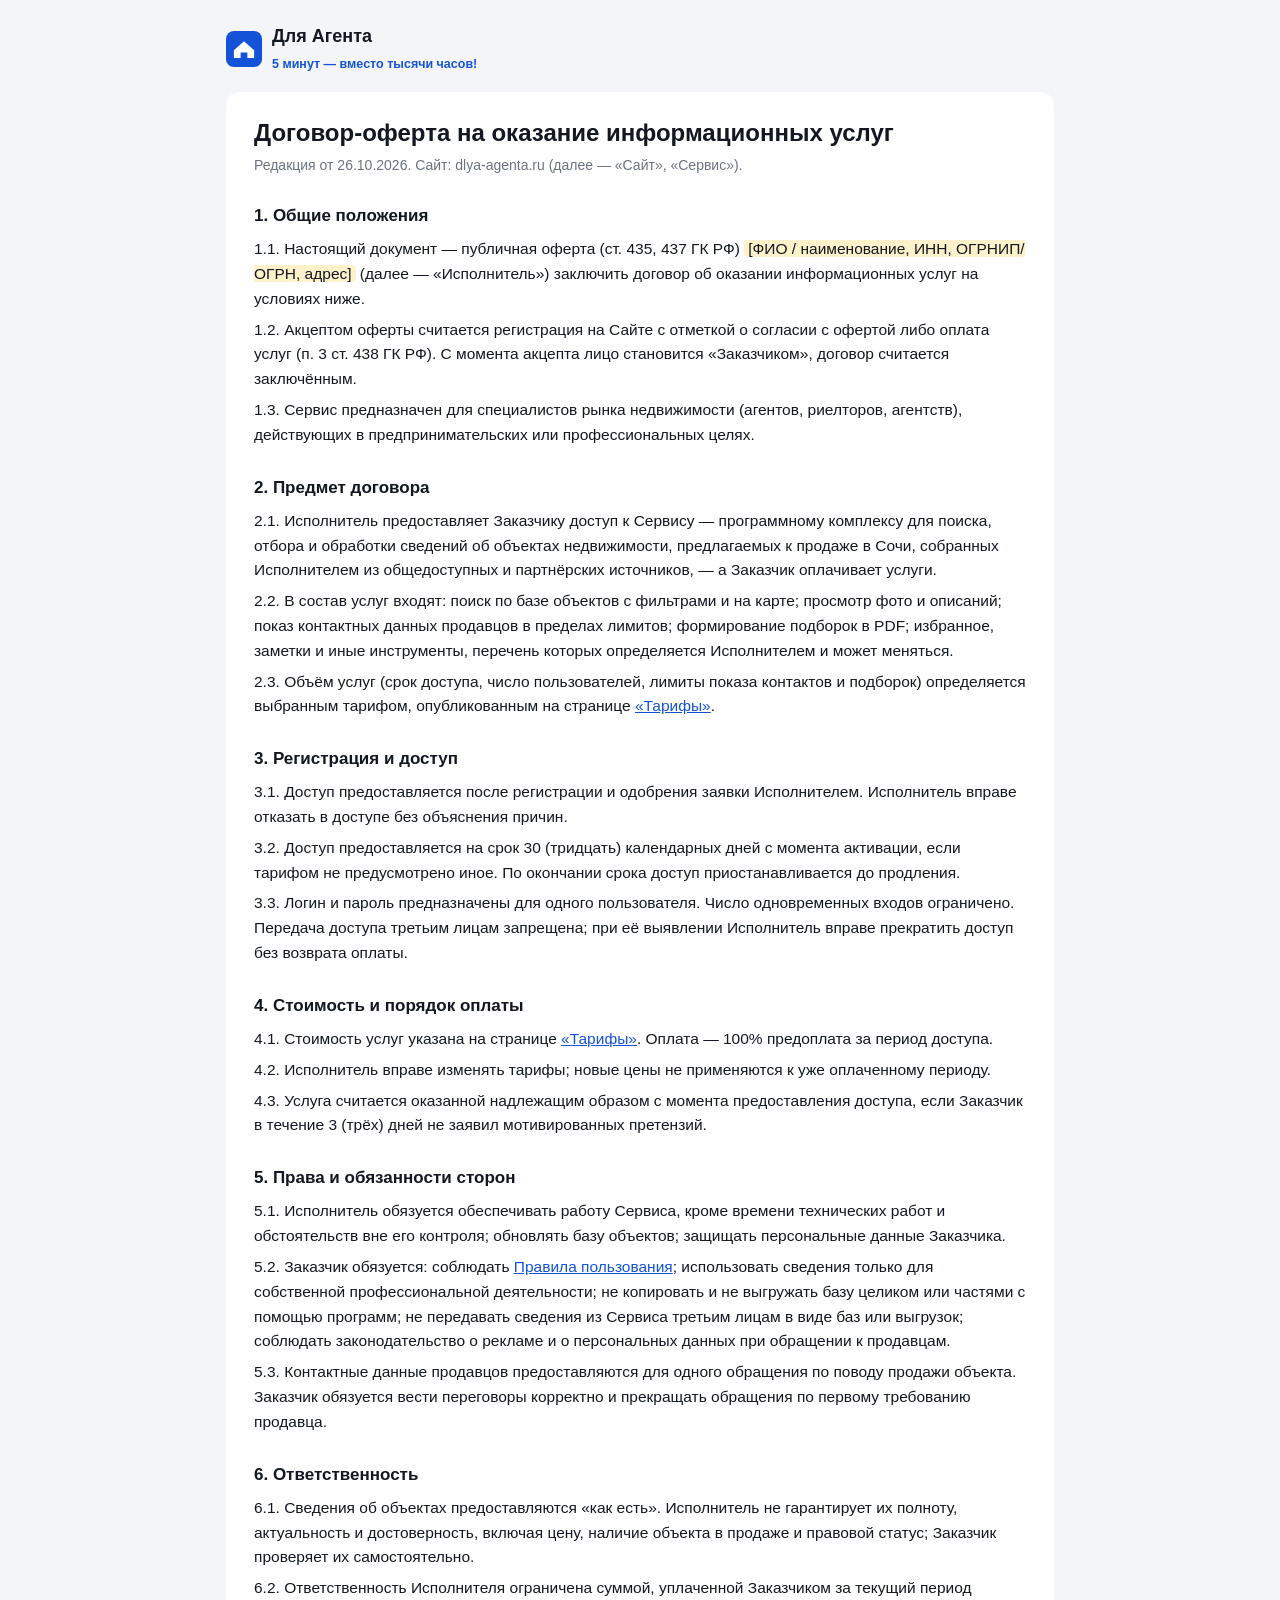
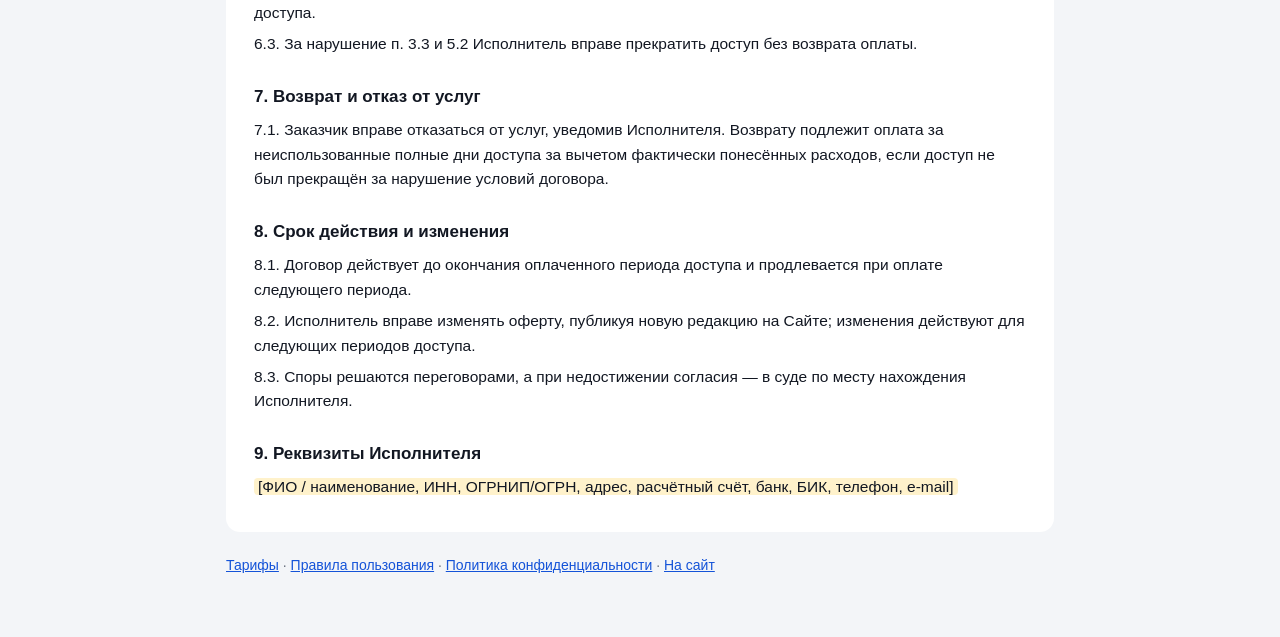
<file: oferta.html>
<!doctype html>
<html lang="ru">
<head>
<meta charset="utf-8">
<meta name="viewport" content="width=device-width, initial-scale=1">
<title>Договор-оферта — Для Агента</title>
<link rel="stylesheet" href="doc.css">
</head>
<body>
<main>
<a class="top" href="./"><svg viewBox="0 0 64 64"><rect width="64" height="64" rx="14" fill="#1453d8"/><path d="M14 34 32 18l18 16v14H38V38H26v10H14z" fill="#fff"/></svg>
  <span><b>Для Агента</b><small>5 минут — вместо тысячи часов!</small></span></a>
<div class="doc">
<h1>Договор-оферта на оказание информационных услуг</h1>
<p class="muted">Редакция от 26.10.2026. Сайт: dlya-agenta.ru (далее — «Сайт», «Сервис»).</p>

<h2>1. Общие положения</h2>
<p>1.1. Настоящий документ — публичная оферта (ст. 435, 437 ГК РФ) <span class="fill">[ФИО / наименование, ИНН, ОГРНИП/ОГРН, адрес]</span> (далее — «Исполнитель») заключить договор об оказании информационных услуг на условиях ниже.</p>
<p>1.2. Акцептом оферты считается регистрация на Сайте с отметкой о согласии с офертой либо оплата услуг (п. 3 ст. 438 ГК РФ). С момента акцепта лицо становится «Заказчиком», договор считается заключённым.</p>
<p>1.3. Сервис предназначен для специалистов рынка недвижимости (агентов, риелторов, агентств), действующих в предпринимательских или профессиональных целях.</p>

<h2>2. Предмет договора</h2>
<p>2.1. Исполнитель предоставляет Заказчику доступ к Сервису — программному комплексу для поиска, отбора и обработки сведений об объектах недвижимости, предлагаемых к продаже в Сочи, собранных Исполнителем из общедоступных и партнёрских источников, — а Заказчик оплачивает услуги.</p>
<p>2.2. В состав услуг входят: поиск по базе объектов с фильтрами и на карте; просмотр фото и описаний; показ контактных данных продавцов в пределах лимитов; формирование подборок в PDF; избранное, заметки и иные инструменты, перечень которых определяется Исполнителем и может меняться.</p>
<p>2.3. Объём услуг (срок доступа, число пользователей, лимиты показа контактов и подборок) определяется выбранным тарифом, опубликованным на странице <a href="prices.html">«Тарифы»</a>.</p>

<h2>3. Регистрация и доступ</h2>
<p>3.1. Доступ предоставляется после регистрации и одобрения заявки Исполнителем. Исполнитель вправе отказать в доступе без объяснения причин.</p>
<p>3.2. Доступ предоставляется на срок 30 (тридцать) календарных дней с момента активации, если тарифом не предусмотрено иное. По окончании срока доступ приостанавливается до продления.</p>
<p>3.3. Логин и пароль предназначены для одного пользователя. Число одновременных входов ограничено. Передача доступа третьим лицам запрещена; при её выявлении Исполнитель вправе прекратить доступ без возврата оплаты.</p>

<h2>4. Стоимость и порядок оплаты</h2>
<p>4.1. Стоимость услуг указана на странице <a href="prices.html">«Тарифы»</a>. Оплата — 100% предоплата за период доступа.</p>
<p>4.2. Исполнитель вправе изменять тарифы; новые цены не применяются к уже оплаченному периоду.</p>
<p>4.3. Услуга считается оказанной надлежащим образом с момента предоставления доступа, если Заказчик в течение 3 (трёх) дней не заявил мотивированных претензий.</p>

<h2>5. Права и обязанности сторон</h2>
<p>5.1. Исполнитель обязуется обеспечивать работу Сервиса, кроме времени технических работ и обстоятельств вне его контроля; обновлять базу объектов; защищать персональные данные Заказчика.</p>
<p>5.2. Заказчик обязуется: соблюдать <a href="rules.html">Правила пользования</a>; использовать сведения только для собственной профессиональной деятельности; не копировать и не выгружать базу целиком или частями с помощью программ; не передавать сведения из Сервиса третьим лицам в виде баз или выгрузок; соблюдать законодательство о рекламе и о персональных данных при обращении к продавцам.</p>
<p>5.3. Контактные данные продавцов предоставляются для одного обращения по поводу продажи объекта. Заказчик обязуется вести переговоры корректно и прекращать обращения по первому требованию продавца.</p>

<h2>6. Ответственность</h2>
<p>6.1. Сведения об объектах предоставляются «как есть». Исполнитель не гарантирует их полноту, актуальность и достоверность, включая цену, наличие объекта в продаже и правовой статус; Заказчик проверяет их самостоятельно.</p>
<p>6.2. Ответственность Исполнителя ограничена суммой, уплаченной Заказчиком за текущий период доступа.</p>
<p>6.3. За нарушение п. 3.3 и 5.2 Исполнитель вправе прекратить доступ без возврата оплаты.</p>

<h2>7. Возврат и отказ от услуг</h2>
<p>7.1. Заказчик вправе отказаться от услуг, уведомив Исполнителя. Возврату подлежит оплата за неиспользованные полные дни доступа за вычетом фактически понесённых расходов, если доступ не был прекращён за нарушение условий договора.</p>

<h2>8. Срок действия и изменения</h2>
<p>8.1. Договор действует до окончания оплаченного периода доступа и продлевается при оплате следующего периода.</p>
<p>8.2. Исполнитель вправе изменять оферту, публикуя новую редакцию на Сайте; изменения действуют для следующих периодов доступа.</p>
<p>8.3. Споры решаются переговорами, а при недостижении согласия — в суде по месту нахождения Исполнителя.</p>

<h2>9. Реквизиты Исполнителя</h2>
<p><span class="fill">[ФИО / наименование, ИНН, ОГРНИП/ОГРН, адрес, расчётный счёт, банк, БИК, телефон, e-mail]</span></p>
</div>
<nav class="docs"><a href="prices.html">Тарифы</a> · <a href="rules.html">Правила пользования</a> · <a href="privacy.html">Политика конфиденциальности</a> · <a href="./">На сайт</a></nav>
</main>
</body>
</html>
</file>
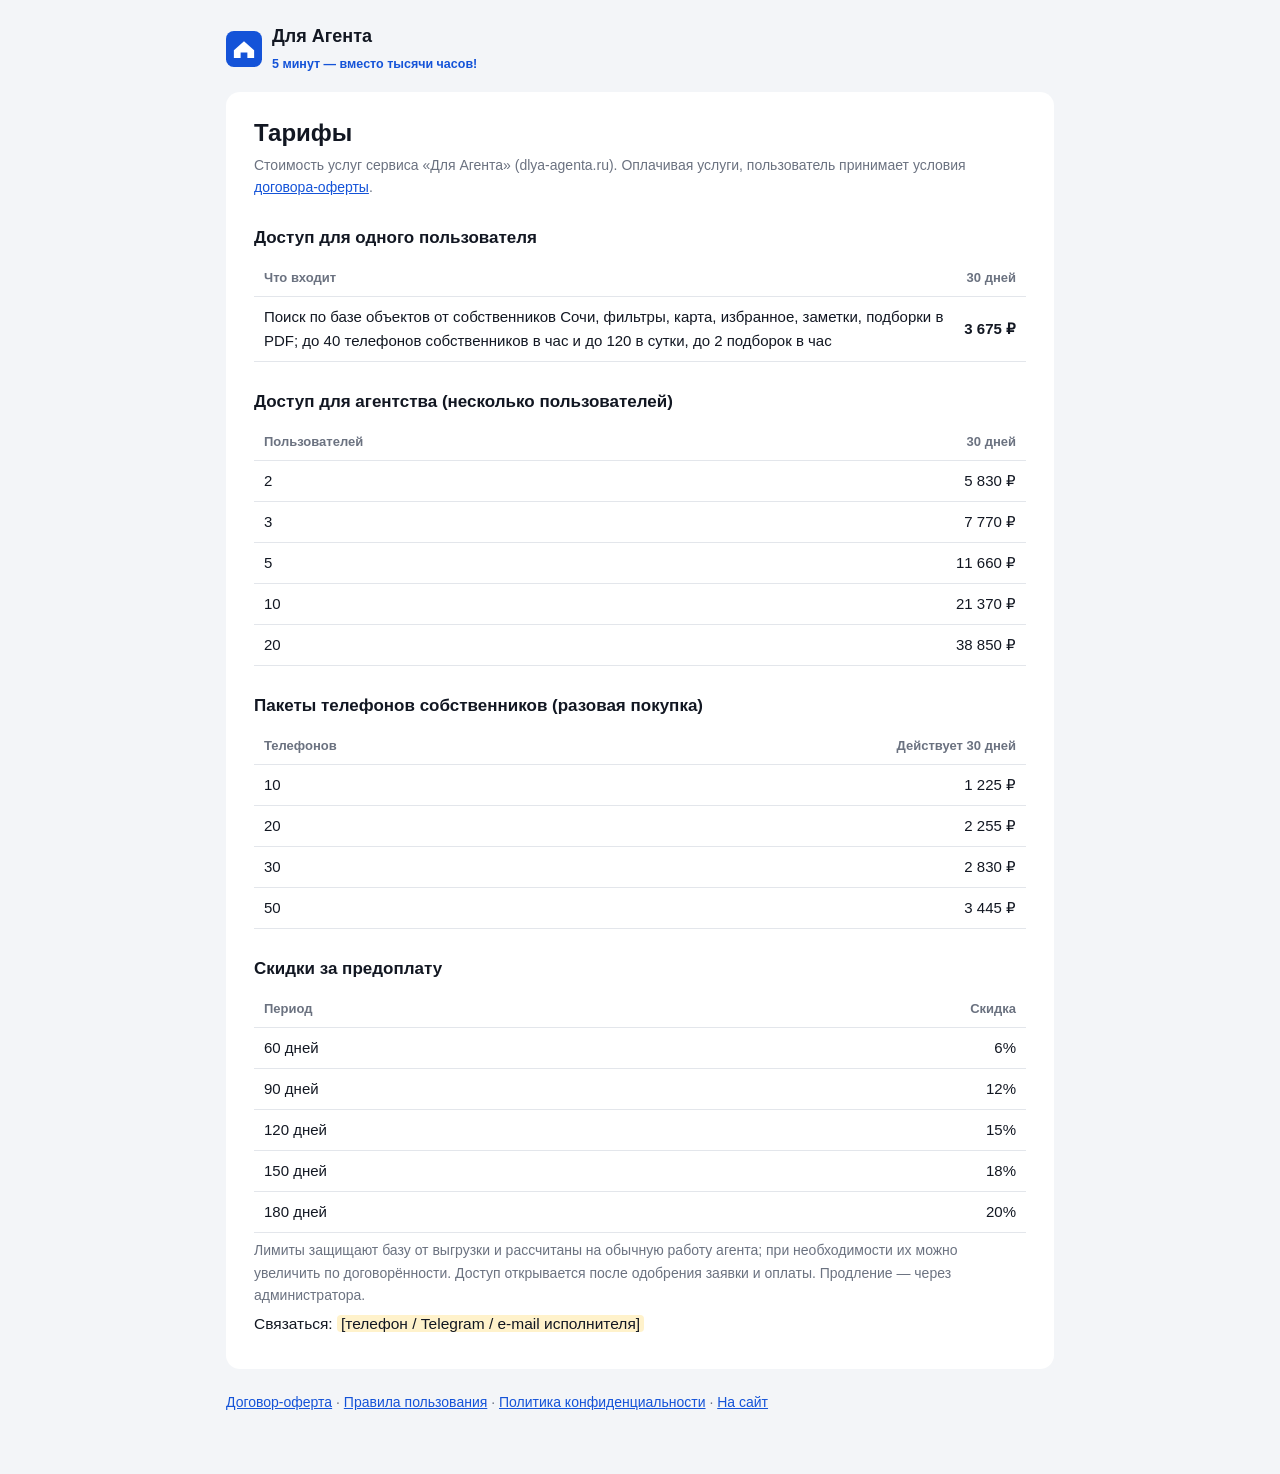
<file: prices.html>
<!doctype html>
<html lang="ru">
<head>
<meta charset="utf-8">
<meta name="viewport" content="width=device-width, initial-scale=1">
<title>Тарифы — Для Агента</title>
<link rel="stylesheet" href="doc.css">
</head>
<body>
<main>
<a class="top" href="./"><svg viewBox="0 0 64 64"><rect width="64" height="64" rx="14" fill="#1453d8"/><path d="M14 34 32 18l18 16v14H38V38H26v10H14z" fill="#fff"/></svg>
  <span><b>Для Агента</b><small>5 минут — вместо тысячи часов!</small></span></a>
<div class="doc">
<h1>Тарифы</h1>
<p class="muted">Стоимость услуг сервиса «Для Агента» (dlya-agenta.ru). Оплачивая услуги, пользователь принимает условия <a href="oferta.html">договора-оферты</a>.</p>

<h2>Доступ для одного пользователя</h2>
<table>
<tr><th>Что входит</th><th class="r">30 дней</th></tr>
<tr><td>Поиск по базе объектов от собственников Сочи, фильтры, карта, избранное, заметки, подборки в PDF; до 40 телефонов собственников в час и до 120 в сутки, до 2 подборок в час</td><td class="r"><b>3 675 ₽</b></td></tr>
</table>

<h2>Доступ для агентства (несколько пользователей)</h2>
<table>
<tr><th>Пользователей</th><th class="r">30 дней</th></tr>
<tr><td>2</td><td class="r">5 830 ₽</td></tr>
<tr><td>3</td><td class="r">7 770 ₽</td></tr>
<tr><td>5</td><td class="r">11 660 ₽</td></tr>
<tr><td>10</td><td class="r">21 370 ₽</td></tr>
<tr><td>20</td><td class="r">38 850 ₽</td></tr>
</table>

<h2>Пакеты телефонов собственников (разовая покупка)</h2>
<table>
<tr><th>Телефонов</th><th class="r">Действует 30 дней</th></tr>
<tr><td>10</td><td class="r">1 225 ₽</td></tr>
<tr><td>20</td><td class="r">2 255 ₽</td></tr>
<tr><td>30</td><td class="r">2 830 ₽</td></tr>
<tr><td>50</td><td class="r">3 445 ₽</td></tr>
</table>

<h2>Скидки за предоплату</h2>
<table>
<tr><th>Период</th><th class="r">Скидка</th></tr>
<tr><td>60 дней</td><td class="r">6%</td></tr>
<tr><td>90 дней</td><td class="r">12%</td></tr>
<tr><td>120 дней</td><td class="r">15%</td></tr>
<tr><td>150 дней</td><td class="r">18%</td></tr>
<tr><td>180 дней</td><td class="r">20%</td></tr>
</table>
<p class="muted">Лимиты защищают базу от выгрузки и рассчитаны на обычную работу агента; при необходимости их можно увеличить по договорённости.
Доступ открывается после одобрения заявки и оплаты. Продление — через администратора.</p>
<p>Связаться: <span class="fill">[телефон / Telegram / e-mail исполнителя]</span></p>
</div>
<nav class="docs"><a href="oferta.html">Договор-оферта</a> · <a href="rules.html">Правила пользования</a> · <a href="privacy.html">Политика конфиденциальности</a> · <a href="./">На сайт</a></nav>
</main>
</body>
</html>
</file>
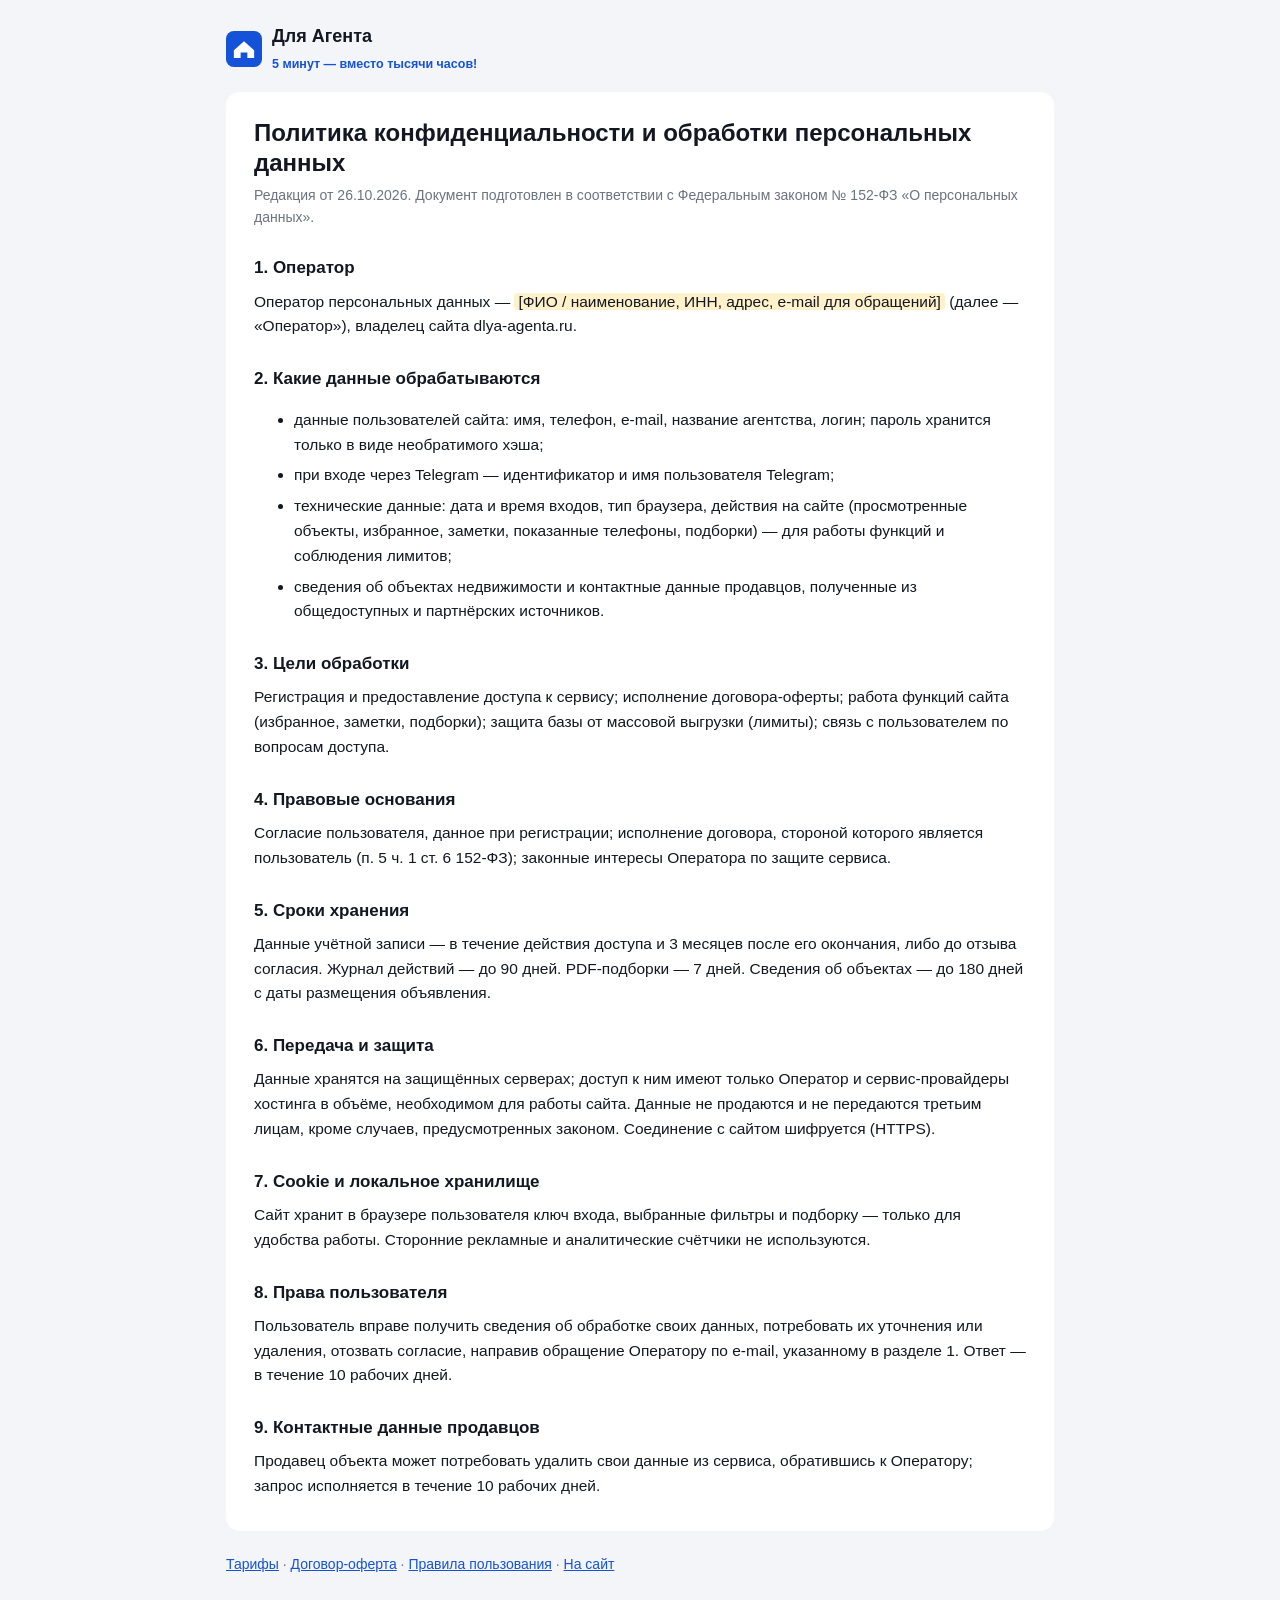
<file: privacy.html>
<!doctype html>
<html lang="ru">
<head>
<meta charset="utf-8">
<meta name="viewport" content="width=device-width, initial-scale=1">
<title>Политика конфиденциальности — Для Агента</title>
<link rel="stylesheet" href="doc.css">
</head>
<body>
<main>
<a class="top" href="./"><svg viewBox="0 0 64 64"><rect width="64" height="64" rx="14" fill="#1453d8"/><path d="M14 34 32 18l18 16v14H38V38H26v10H14z" fill="#fff"/></svg>
  <span><b>Для Агента</b><small>5 минут — вместо тысячи часов!</small></span></a>
<div class="doc">
<h1>Политика конфиденциальности и обработки персональных данных</h1>
<p class="muted">Редакция от 26.10.2026. Документ подготовлен в соответствии с Федеральным законом № 152-ФЗ «О персональных данных».</p>

<h2>1. Оператор</h2>
<p>Оператор персональных данных — <span class="fill">[ФИО / наименование, ИНН, адрес, e-mail для обращений]</span> (далее — «Оператор»), владелец сайта dlya-agenta.ru.</p>

<h2>2. Какие данные обрабатываются</h2>
<ul>
<li>данные пользователей сайта: имя, телефон, e-mail, название агентства, логин; пароль хранится только в виде необратимого хэша;</li>
<li>при входе через Telegram — идентификатор и имя пользователя Telegram;</li>
<li>технические данные: дата и время входов, тип браузера, действия на сайте (просмотренные объекты, избранное, заметки, показанные телефоны, подборки) — для работы функций и соблюдения лимитов;</li>
<li>сведения об объектах недвижимости и контактные данные продавцов, полученные из общедоступных и партнёрских источников.</li>
</ul>

<h2>3. Цели обработки</h2>
<p>Регистрация и предоставление доступа к сервису; исполнение договора-оферты; работа функций сайта (избранное, заметки, подборки); защита базы от массовой выгрузки (лимиты); связь с пользователем по вопросам доступа.</p>

<h2>4. Правовые основания</h2>
<p>Согласие пользователя, данное при регистрации; исполнение договора, стороной которого является пользователь (п. 5 ч. 1 ст. 6 152-ФЗ); законные интересы Оператора по защите сервиса.</p>

<h2>5. Сроки хранения</h2>
<p>Данные учётной записи — в течение действия доступа и 3 месяцев после его окончания, либо до отзыва согласия. Журнал действий — до 90 дней. PDF-подборки — 7 дней. Сведения об объектах — до 180 дней с даты размещения объявления.</p>

<h2>6. Передача и защита</h2>
<p>Данные хранятся на защищённых серверах; доступ к ним имеют только Оператор и сервис-провайдеры хостинга в объёме, необходимом для работы сайта. Данные не продаются и не передаются третьим лицам, кроме случаев, предусмотренных законом. Соединение с сайтом шифруется (HTTPS).</p>

<h2>7. Cookie и локальное хранилище</h2>
<p>Сайт хранит в браузере пользователя ключ входа, выбранные фильтры и подборку — только для удобства работы. Сторонние рекламные и аналитические счётчики не используются.</p>

<h2>8. Права пользователя</h2>
<p>Пользователь вправе получить сведения об обработке своих данных, потребовать их уточнения или удаления, отозвать согласие, направив обращение Оператору по e-mail, указанному в разделе 1. Ответ — в течение 10 рабочих дней.</p>

<h2>9. Контактные данные продавцов</h2>
<p>Продавец объекта может потребовать удалить свои данные из сервиса, обратившись к Оператору; запрос исполняется в течение 10 рабочих дней.</p>
</div>
<nav class="docs"><a href="prices.html">Тарифы</a> · <a href="oferta.html">Договор-оферта</a> · <a href="rules.html">Правила пользования</a> · <a href="./">На сайт</a></nav>
</main>
</body>
</html>
</file>
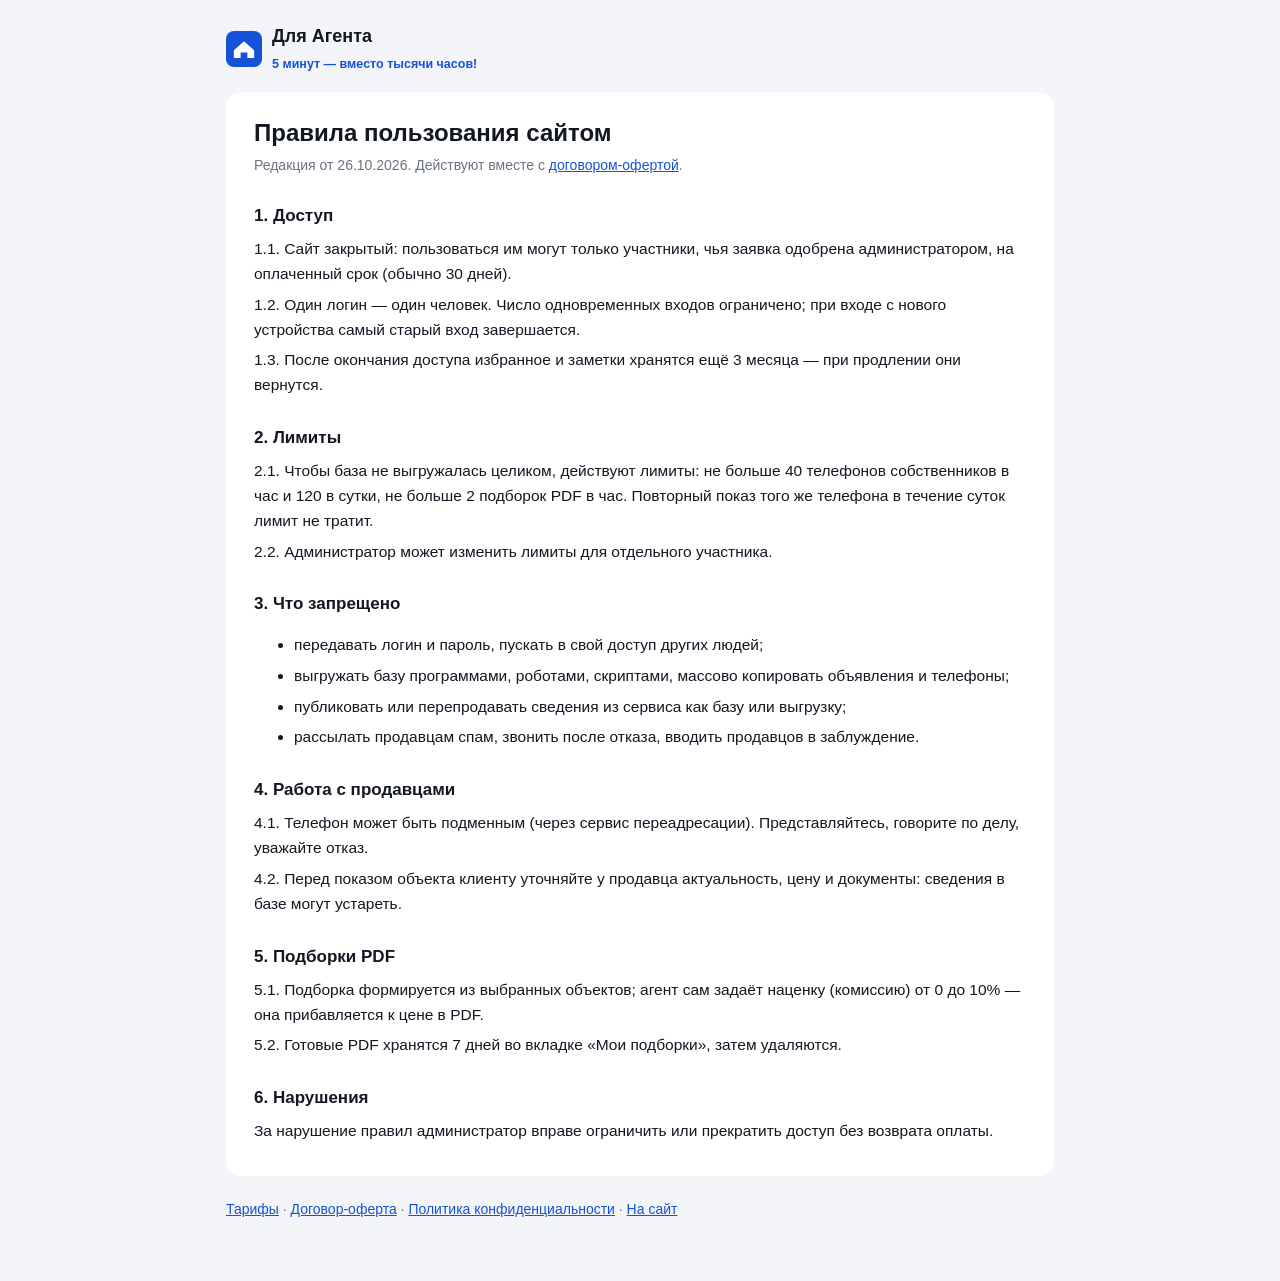
<file: rules.html>
<!doctype html>
<html lang="ru">
<head>
<meta charset="utf-8">
<meta name="viewport" content="width=device-width, initial-scale=1">
<title>Правила пользования — Для Агента</title>
<link rel="stylesheet" href="doc.css">
</head>
<body>
<main>
<a class="top" href="./"><svg viewBox="0 0 64 64"><rect width="64" height="64" rx="14" fill="#1453d8"/><path d="M14 34 32 18l18 16v14H38V38H26v10H14z" fill="#fff"/></svg>
  <span><b>Для Агента</b><small>5 минут — вместо тысячи часов!</small></span></a>
<div class="doc">
<h1>Правила пользования сайтом</h1>
<p class="muted">Редакция от 26.10.2026. Действуют вместе с <a href="oferta.html">договором-офертой</a>.</p>

<h2>1. Доступ</h2>
<p>1.1. Сайт закрытый: пользоваться им могут только участники, чья заявка одобрена администратором, на оплаченный срок (обычно 30 дней).</p>
<p>1.2. Один логин — один человек. Число одновременных входов ограничено; при входе с нового устройства самый старый вход завершается.</p>
<p>1.3. После окончания доступа избранное и заметки хранятся ещё 3 месяца — при продлении они вернутся.</p>

<h2>2. Лимиты</h2>
<p>2.1. Чтобы база не выгружалась целиком, действуют лимиты: не больше 40 телефонов собственников в час и 120 в сутки, не больше 2 подборок PDF в час. Повторный показ того же телефона в течение суток лимит не тратит.</p>
<p>2.2. Администратор может изменить лимиты для отдельного участника.</p>

<h2>3. Что запрещено</h2>
<ul>
<li>передавать логин и пароль, пускать в свой доступ других людей;</li>
<li>выгружать базу программами, роботами, скриптами, массово копировать объявления и телефоны;</li>
<li>публиковать или перепродавать сведения из сервиса как базу или выгрузку;</li>
<li>рассылать продавцам спам, звонить после отказа, вводить продавцов в заблуждение.</li>
</ul>

<h2>4. Работа с продавцами</h2>
<p>4.1. Телефон может быть подменным (через сервис переадресации). Представляйтесь, говорите по делу, уважайте отказ.</p>
<p>4.2. Перед показом объекта клиенту уточняйте у продавца актуальность, цену и документы: сведения в базе могут устареть.</p>

<h2>5. Подборки PDF</h2>
<p>5.1. Подборка формируется из выбранных объектов; агент сам задаёт наценку (комиссию) от 0 до 10% — она прибавляется к цене в PDF.</p>
<p>5.2. Готовые PDF хранятся 7 дней во вкладке «Мои подборки», затем удаляются.</p>

<h2>6. Нарушения</h2>
<p>За нарушение правил администратор вправе ограничить или прекратить доступ без возврата оплаты.</p>
</div>
<nav class="docs"><a href="prices.html">Тарифы</a> · <a href="oferta.html">Договор-оферта</a> · <a href="privacy.html">Политика конфиденциальности</a> · <a href="./">На сайт</a></nav>
</main>
</body>
</html>
</file>
<file: doc.css>
:root { --bg: #f3f5f8; --card: #fff; --text: #121722; --muted: #6b7280; --accent: #1453d8; --line: #e3e6eb; }
@media (prefers-color-scheme: dark) { :root { --bg: #12151b; --card: #1b1f27; --text: #eceef3; --muted: #98a0ad; --accent: #6b9bff; --line: #2b313c; } }
* { box-sizing: border-box; }
body { margin: 0; background: var(--bg); color: var(--text); font: 15.5px/1.6 -apple-system, BlinkMacSystemFont, "Segoe UI", Roboto, Helvetica, Arial, sans-serif; }
main { max-width: 860px; margin: 0 auto; padding: 22px 16px 60px; }
.doc { background: var(--card); border-radius: 14px; padding: 26px 28px; }
@media (max-width: 600px) { .doc { padding: 18px 16px; } }
h1 { font-size: 24px; margin: 0 0 4px; line-height: 1.25; }
h2 { font-size: 17px; margin: 26px 0 8px; }
p, li { margin: 6px 0; }
.muted { color: var(--muted); font-size: 14px; }
a { color: var(--accent); }
.top { display: flex; align-items: center; gap: 10px; margin-bottom: 16px; text-decoration: none; color: inherit; }
.top svg { width: 36px; height: 36px; }
.top b { display: block; font-size: 18px; }
.top small { color: var(--accent); font-weight: 600; font-size: 12.5px; }
table { width: 100%; border-collapse: collapse; margin: 8px 0 4px; font-size: 15px; }
th, td { text-align: left; padding: 8px 10px; border-bottom: 1px solid var(--line); }
th { color: var(--muted); font-weight: 600; font-size: 13px; }
td.r, th.r { text-align: right; white-space: nowrap; }
.fill { background: color-mix(in srgb, #ffcc33 25%, transparent); padding: 0 4px; border-radius: 4px; }
nav.docs { margin-top: 22px; font-size: 14px; color: var(--muted); }
</file>
